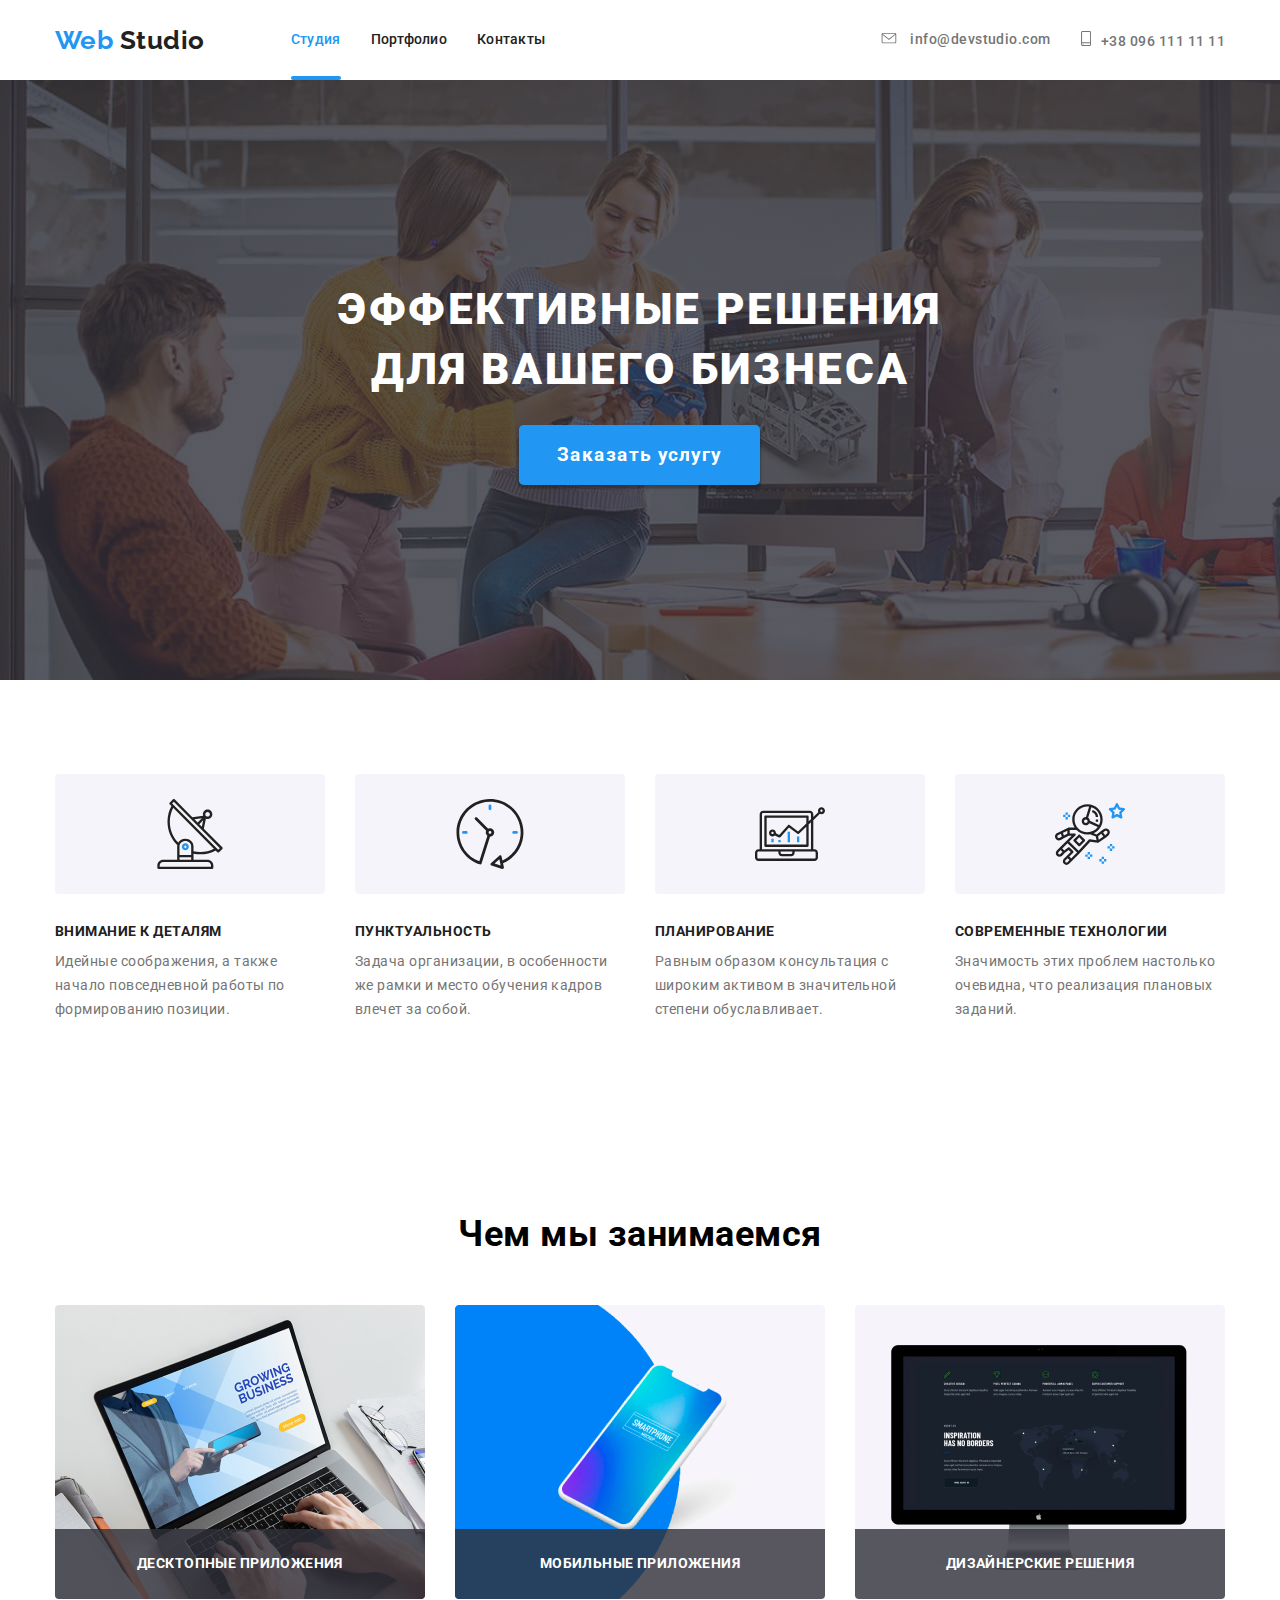
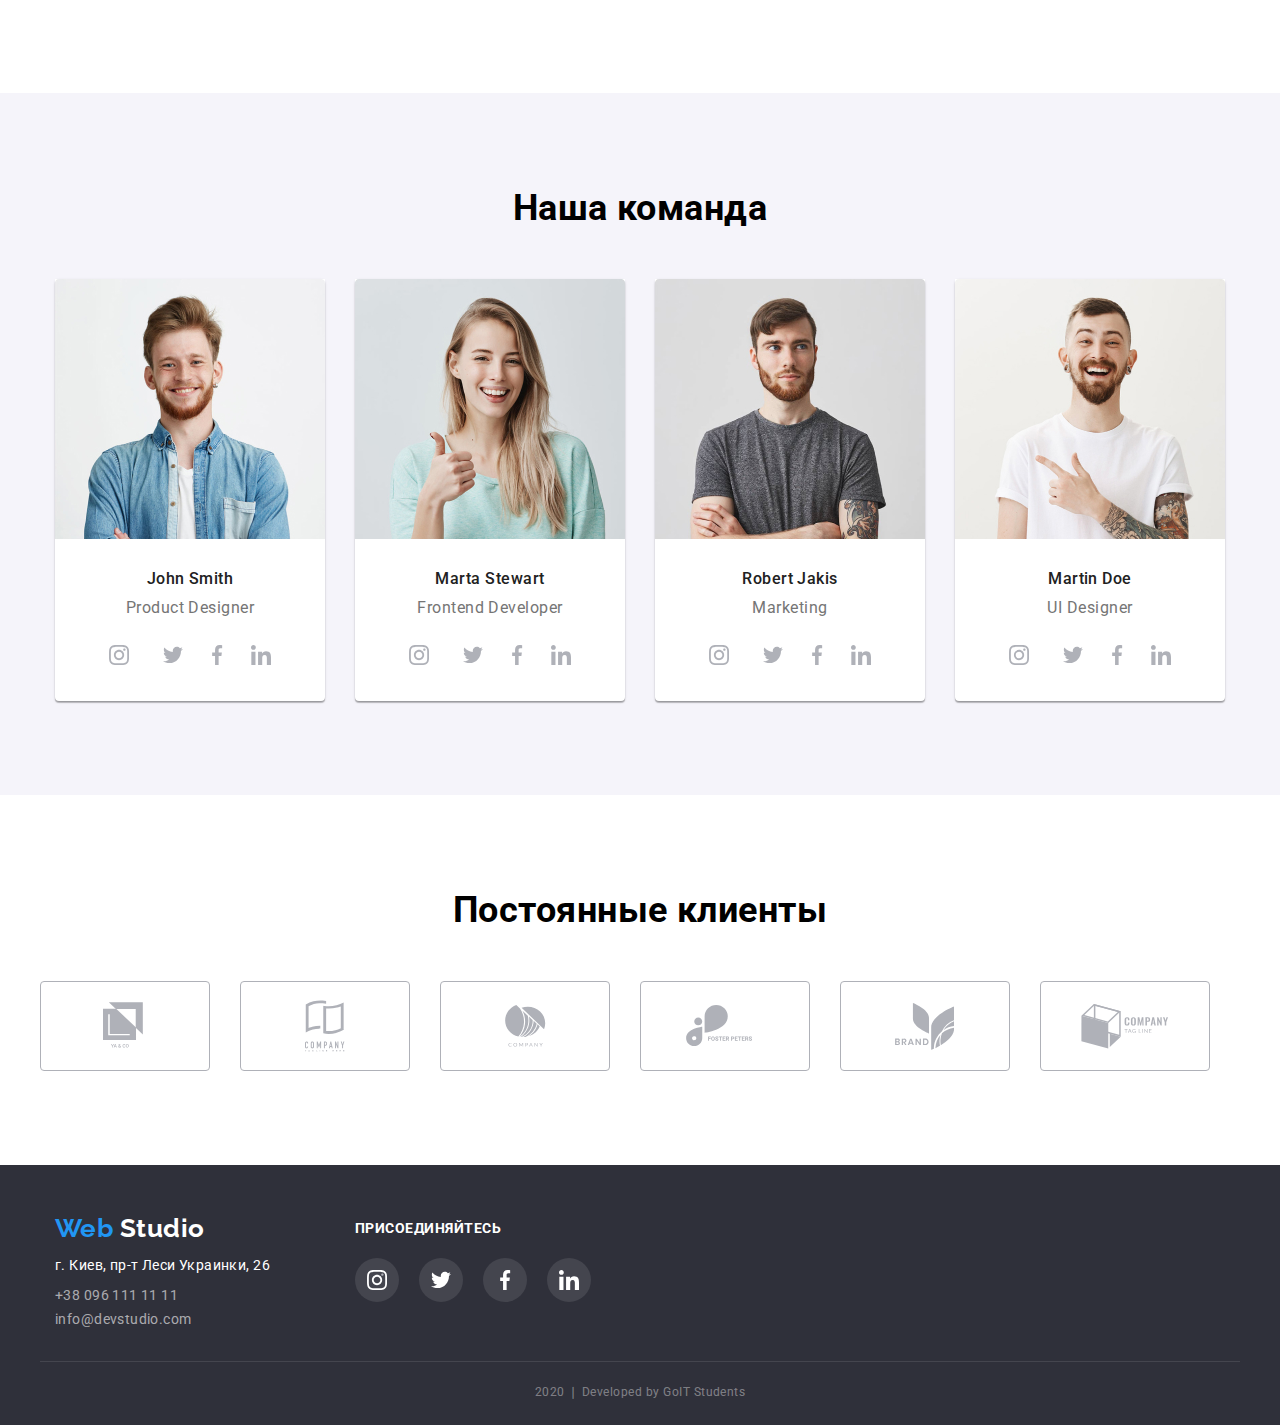
<file: index.html>
<!DOCTYPE html>
<html lang="ru">
<head>
    <meta charset="UTF-8">
    <meta name="viewport" content="width=device-width, initial-scale=1.0">
    <title>Web Studio v.1</title>
    <link rel="stylesheet" href="https://cdnjs.cloudflare.com/ajax/libs/modern-normalize/0.6.0/modern-normalize.min.css">
    <link rel="stylesheet" href="./css/style.css">
    <link href="https://fonts.googleapis.com/css2?family=Raleway:wght@700&family=Roboto:wght@400;500;700;900&display=swap" rel="stylesheet">
</head>
<body>
    <!-- Header-->
    <header class="header">
        <nav class="container main-nav">
                <a href="./index.html" class="logo">
                    <span class="logo-web">Web</span> Studio
                </a>
                <ul class="site-nav list">
                    <li class="item active">
                        <a href="./index.html" class="link current">Студия</a>
                    </li>
                    <li class="item">
                        <a href="./portfolio.html" class="link">Портфолио</a>
                    </li>
                    <li class="item">
                        <a href="" class="link">Контакты</a>
                    </li>   
                </ul>
                <ul class="site-adress list">
                    <li class="item">
                       <!-- <img class="img-header" src="./img/envelope.svg" alt="Почта компании"> -->
                        <a href="mailto:info@devstudio.com" class="lint">
                            <svg class="item-mail">
                                <use href="./img/symbol-defs.svg#icon-envelope"></use>
                            </svg> info@devstudio.com
                        </a>
                    </li>
                    <li class="item">
                        <!--<img class="img-header" src="./img/fon.svg" alt="Телефон компании"> -->
                        <a href="tel:+380961111111" class="lint">
                            <svg class="item-fon">
                                <use href="./img/symbol-defs.svg#icon-fon"></use>
                            </svg>+38 096 111 11 11
                        </a>
                    </li>
                </ul>
        </nav>
    </header>
    <!-- Main part-->
    <main>
        <!--Baner -->
        <section class="hero">
            <!--<img src="./img/baner.png" alt="Банер"> -->
            <h1 class="hero-title">Эффективные решения для вашего бизнеса</h1>
            <a href="" class="button primary">Заказать услугу</a>
        </section>
        <!--Features-->
        <section class="invisibel-features">
            <!--Скрытый заголовок.-->
            <div class="container">
                <ul class="list list-point">
                    <li class="point">
                        <div href="" class="instrument">
                            <div class="img-card">
                                <!--<img class="img-point" src="./img/antenna.svg" alt="antenna" width="70" height="120" > -->
                                <svg class="img-point">
                                    <use href="./img/symbol-defs.svg#icon-antenna"></use>
                                </svg>
                            </div>
                            <h3 class="featur-f">Внимание к деталям</h3>
                            <p class="featur-f">Идейные соображения, а также начало повседневной работы по формированию позиции.</p>
                        </div>
                    </li>
                    <li class="point">
                        <div href="" class="instrument">
                            <div class="img-card">
                                <!-- <img class="img-point" src="./img/clock.svg" alt="clock"width="70" height="120" > -->
                                <svg class="img-point">
                                    <use href="./img/symbol-defs.svg#icon-clock"></use>
                                </svg>    
                            </div>
                            <h3 class="featur-f">Пунктуальность</h3>
                            <p class="featur-f">Задача организации, в особенности же рамки и место обучения кадров влечет за собой.</p>
                        </div>
                    </li>
                    <li class="point">
                        <div href="" class="instrument">
                            <div class="img-card">
                                <!-- <img  class="img-point" src="./img/diagram.svg" alt="diagram" width="70" height="120" > -->
                                <svg class="img-point">
                                    <use href="./img/symbol-defs.svg#icon-diagram"></use>
                                </svg>
                            </div>
                            <h3 class="featur-f">Планирование</h3>
                            <p class="featur-f">Равным образом консультация с широким активом в значительной степени обуславливает.</p>
                        </div>
                    </li>
                    <li class="point">
                        <div href="" class="instrument">
                            <div class="img-card">
                                <!-- <img class="img-point" src="./img/astronaut.svg" alt="astronaut" width="70" height="120" > -->
                                <svg class="img-point">
                                    <use href="./img/symbol-defs.svg#icon-astronaut"></use>
                                </svg>
                            </div>
                            <h3 class="featur-f">Современные технологии</h3>
                            <p class="featur-f">Значимость этих проблем настолько очевидна, что реализация плановых заданий.</p>
                        </div>
                    </li>
                </ul>
            </div>
        </section>
        <!--Tasks-->
        <section class="feature">
            <div class="container">
               <h2 class="task">Чем мы занимаемся</h2>
                    <ul class="list features">
                        <li class="picture">
                            <img src="./img/box_1.jpg" width="370" height="294" alt="box_1">
                            <h3 class="adds">Десктопные приложения</h3>
                        </li>
                        <li class="picture">
                            <img src="./img/box_2.jpg" width="370" height="294" alt="box_2">
                            <h3 class="adds">Мобильные приложения</h3>
                        </li>
                        <li class="picture">
                            <img src="./img/box_3.jpg" width="370" height="294" alt="box_3">
                            <h3 class="adds">Дизайнерские решения</h3>
                        </li>
                    </ul>
            </div>
        </section>
        <!--Team-->
        <section class="team">
            <div class="container">   
                <h2 class="task">Наша команда</h2>
                <ul class="list comando">
                    <li class="social-item">
                        <img class="photo" src="./img/john.jpg" alt="john smith" width="270" height="260" />
                        <h3 class="name">John Smith</h3>
                        <p class="profi">Product Designer</p>
                        <ul class="social">
                            <li class="gatjet">
                                <a class="label" href="" aria-label="Ссылка на Instagram">
                                    <!-- <img src="./img/instagram.svg" alt="instagram"> -->
                                    <svg class="icon">
                                        <use href="./img/symbol-defs.svg#icon-instagram"></use>
                                    </svg>
                                </a>
                            </li>
                            <li>
                                <a class="label" href="" aria-label="Ссылка на Twitter">
                                    <!-- <img src="./img/twitter.svg" alt="twitter"> -->
                                    <svg class="icon">
                                        <use href="./img/symbol-defs.svg#icon-twitter"></use>
                                    </svg>
                                </a>
                            </li>
                            <li>
                                <a class="label" href="" aria-label="Ссылка на Facebook">
                                   <!-- <img src="./img/facebook.svg" alt="facebook">-->
                                    <svg class="icon">
                                        <use href="./img/symbol-defs.svg#icon-facebook"></use>
                                    </svg>
                                </a>
                            </li>
                            <li>
                                <a class="label" href="" aria-label="Ссылка на LinkedIn">
                                    <!--<img src="./img/linkedin.svg" alt="linkedin"> -->
                                    <svg class="icon">
                                        <use href="./img/symbol-defs.svg#icon-linkedin"></use>
                                    </svg>
                                </a>
                            </li>
                        </ul>
                    </li>               
                    <li class="social-item">
                        <img class="photo" src="./img/marta.jpg" alt="marta stewart" width="270" height="260" />
                        <h3 class="name">Marta Stewart</h3>
                        <p class="profi">Frontend Developer</p>
                        <ul class="social">
                            <li class="gatjet">
                                <a class="label" href="" aria-label="Ссылка на Instagram">
                                    <!-- <img src="./img/instagram.svg" alt="instagram"> -->
                                    <svg class="icon">
                                        <use href="./img/symbol-defs.svg#icon-instagram"></use>
                                    </svg>
                                </a>
                            </li>
                            <li>
                                <a class="label" href="" aria-label="Ссылка на Twitter">
                                    <!-- <img src="./img/twitter.svg" alt="twitter"> -->
                                    <svg class="icon">
                                        <use href="./img/symbol-defs.svg#icon-twitter"></use>
                                    </svg>
                                </a>
                            </li>
                            <li>
                                <a class="label" href="" aria-label="Ссылка на Facebook">
                                   <!-- <img src="./img/facebook.svg" alt="facebook">-->
                                    <svg class="icon">
                                        <use href="./img/symbol-defs.svg#icon-facebook"></use>
                                    </svg>
                                </a>
                            </li>
                            <li>
                                <a class="label" href="" aria-label="Ссылка на LinkedIn">
                                    <!--<img src="./img/linkedin.svg" alt="linkedin"> -->
                                    <svg class="icon">
                                        <use href="./img/symbol-defs.svg#icon-linkedin"></use>
                                    </svg>
                                </a>
                            </li>
                        </ul>
                    </li>
                    <li class="social-item">
                        <img class="photo" src="./img/robert.jpg" alt="robert jakis" width="270" height="260" />
                        <h3 class="name">Robert Jakis</h3>
                        <p class="profi">Marketing</p>
                        <ul class="social">
                            <li class="gatjet">
                                <a class="label" href="" aria-label="Ссылка на Instagram">
                                    <!-- <img src="./img/instagram.svg" alt="instagram"> -->
                                    <svg class="icon">
                                        <use href="./img/symbol-defs.svg#icon-instagram"></use>
                                    </svg>
                                </a>
                            </li>
                            <li>
                                <a class="label" href="" aria-label="Ссылка на Twitter">
                                    <!-- <img src="./img/twitter.svg" alt="twitter"> -->
                                    <svg class="icon">
                                        <use href="./img/symbol-defs.svg#icon-twitter"></use>
                                    </svg>
                                </a>
                            </li>
                            <li>
                                <a class="label" href="" aria-label="Ссылка на Facebook">
                                   <!-- <img src="./img/facebook.svg" alt="facebook">-->
                                    <svg class="icon">
                                        <use href="./img/symbol-defs.svg#icon-facebook"></use>
                                    </svg>
                                </a>
                            </li>
                            <li>
                                <a class="label" href="" aria-label="Ссылка на LinkedIn">
                                    <!--<img src="./img/linkedin.svg" alt="linkedin"> -->
                                    <svg class="icon">
                                        <use href="./img/symbol-defs.svg#icon-linkedin"></use>
                                    </svg>
                                </a>
                            </li>
                        </ul>
                    </li>            
                    <li class="social-item">
                        <img class="photo" src="./img/martin.jpg" alt="martin doe" width="270" height="260" />
                        <h3 class="name">Martin Doe</h3>
                        <p class="profi">UI Designer</p>
                        <ul class="social">
                            <li class="gatjet">
                                <a class="label" href="" aria-label="Ссылка на Instagram">
                                    <!-- <img src="./img/instagram.svg" alt="instagram"> -->
                                    <svg class="icon">
                                        <use href="./img/symbol-defs.svg#icon-instagram"></use>
                                    </svg>
                                </a>
                            </li>
                            <li>
                                <a class="label" href="" aria-label="Ссылка на Twitter">
                                    <!-- <img src="./img/twitter.svg" alt="twitter"> -->
                                    <svg class="icon">
                                        <use href="./img/symbol-defs.svg#icon-twitter"></use>
                                    </svg>
                                </a>
                            </li>
                            <li>
                                <a class="label" href="" aria-label="Ссылка на Facebook">
                                   <!-- <img src="./img/facebook.svg" alt="facebook">-->
                                    <svg class="icon">
                                        <use href="./img/symbol-defs.svg#icon-facebook"></use>
                                    </svg>
                                </a>
                            </li>
                            <li>
                                <a class="label" href="" aria-label="Ссылка на LinkedIn">
                                    <!--<img src="./img/linkedin.svg" alt="linkedin"> -->
                                    <svg class="icon">
                                        <use href="./img/symbol-defs.svg#icon-linkedin"></use>
                                    </svg>
                                </a>
                            </li>
                        </ul>
                    </li>
                </ul>
            </div>
        </section>
        <!--Clients-->
        <section class="client">
            <div class="container">
            <h2 class="task">Постоянные клиенты</h2>
            <ul class="list-client">
                <li class="pic">
                    <a href="" class="company">
                        <!-- <img src="./img/logo_1.svg" alt="logo_1"> -->
                        <svg class="plant logo_1" width="44" height="49">
                            <use href="./img/symbol-defs.svg#icon-logo_1"></use>
                        </svg>
                    </a>
                 </li>
                <li class="pic">
                    <a href="" class="company">
                        <!-- <img src="./img/logo_2.svg" alt="logo_2"> -->
                        <svg class="plant logo_2" width="40" height="52">
                            <use href="./img/symbol-defs.svg#icon-logo_2"></use>
                        </svg>
                    </a>
                </li>
                <li class="pic">
                    <a href="" class="company">
                        <!-- <img src="./img/logo_3.svg" alt="logo_3">-->
                        <svg class="plant logo_3" width="41" height="42">
                            <use href="./img/symbol-defs.svg#icon-logo_3"></use>
                        </svg>
                    </a>
                </li>
                <li class="pic">
                    <a href="" class="company">
                        <!-- <img src="./img/logo_4.svg" alt="logo_4"> -->
                        <svg class="plant logo_4" width="79" height="42">
                            <use href="./img/symbol-defs.svg#icon-logo_4"></use>
                        </svg>
                    </a>
                </li>
                <li class="pic">
                    <a href="" class="company">
                        <!-- <img src="./img/logo_5.svg" alt="logo_5">-->
                        <svg class="plant logo_5" width="59" height="47">
                            <use href="./img/symbol-defs.svg#icon-logo_5"></use>
                        </svg>
                    </a>
                </li>
                <li class="pic">
                    <a href="" class="company">
                        <!-- <img src="./img/logo_6.svg" alt="logo_6"> -->
                        <svg class="plant logo_6" width="88" height="45">
                            <use href="./img/symbol-defs.svg#icon-logo_6"></use>
                        </svg>
                    </a>
                </li>
            </ul>
        </div>
        </section>
    </main>
    <!-- Footer-->
    <footer class="footer-f">
        <div class="container">
            <div class="page-footer">
                <div class="footer-lg">
                    <a href="" class="logo-f">
                        <span class="logo-web">Web</span> Studio
                    </a>
                    <address class="adress-studio">
                        <p class="place"> г. Киев, пр-т Леси Украинки, 26</p>
                        <ul class="general adress-list">
                            <li>
                                <a href="tel:+380961111111" class="footer-mails">
                                    +38 096 111 11 11
                                </a>
                            </li>
                            <li>
                                <a href="mailto:info@devstudio.com" class="footer-mails">
                                  info@devstudio.com
                                </a>
                            </li>
                        </ul>
                    </address>
                </div>
                <section class="footer-s">
                    <h3 class="footer-h">Присоединяйтесь</h3>
                    <ul class="footer-social">
                        <li class="aria-footer">
                            <a class="label-footer" href="" aria-label="Ссылка на Instagram">
                                <!-- <img src="./img/instagram.svg" alt="instagram"> -->
                                <svg class="icon">
                                    <use href="./img/symbol-defs.svg#icon-instagram"></use>
                                </svg>
                            </a>
                        </li>
                        <li class="aria-footer">
                            <a class="label-footer" href="" aria-label="Ссылка на Twitter">
                                <!-- <img src="./img/twitter.svg" alt="twitter"> -->
                                <svg class="icon">
                                    <use href="./img/symbol-defs.svg#icon-twitter"></use>
                                </svg>
                            </a>
                        </li>
                        <li class="aria-footer">
                            <a class="label-footer" href="" aria-label="Ссылка на Facebook">
                                <!-- <img src="./img/facebook.svg" alt="facebook">-->
                                 <svg class="icon">
                                     <use href="./img/symbol-defs.svg#icon-facebook"></use>
                                 </svg>
                             </a>
                        </li>
                        <li class="aria-footer">
                            <a class="label-footer" href="" aria-label="Ссылка на LinkedIn">
                                <!--<img src="./img/linkedin.svg" alt="linkedin"> -->
                                <svg class="icon">
                                    <use href="./img/symbol-defs.svg#icon-linkedin"></use>
                                </svg>
                            </a>
                        </li>
                    </ul>
                </section>
            </div>
        </div>
            <p class="developer">2020 &#10072; Developed by GoIT Students</p>
    </footer>
</body>
</html>
</file>
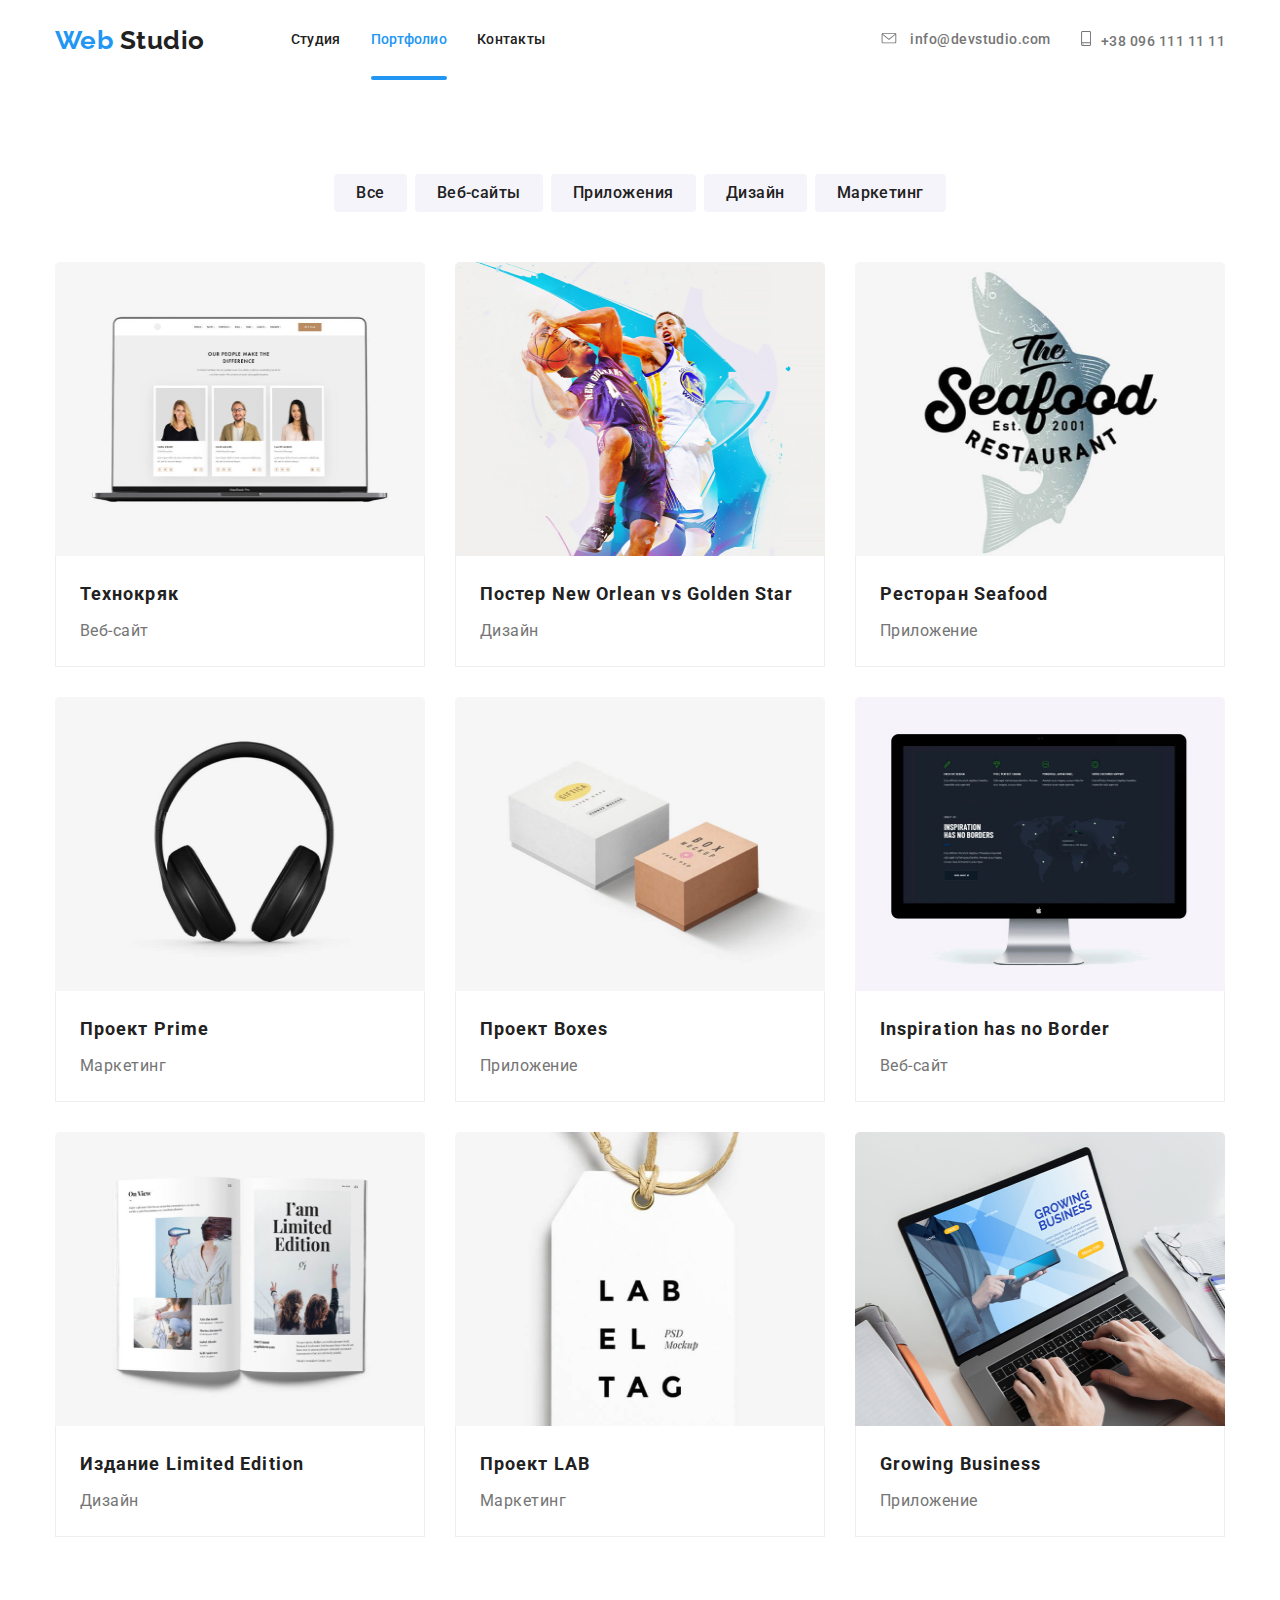
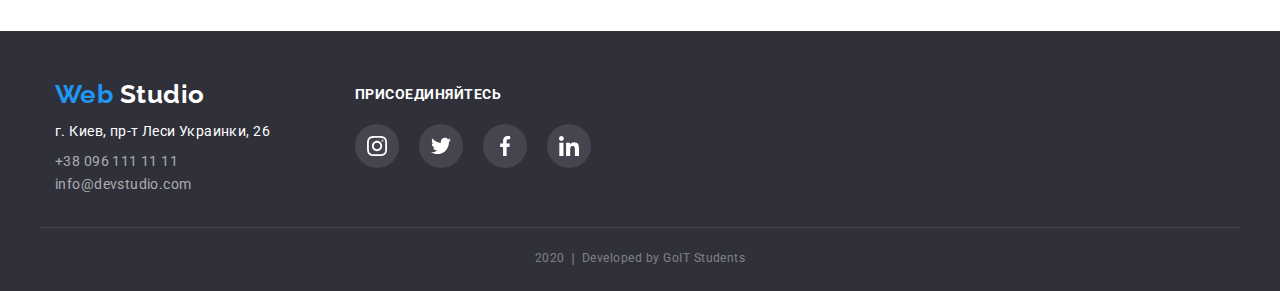
<file: portfolio.html>
<!DOCTYPE html>
<html lang="ru">
<head>
    <meta charset="UTF-8">
    <meta name="viewport" content="width=device-width, initial-scale=1.0">
    <title>Portfolio</title>
    <link rel="stylesheet" href="https://cdnjs.cloudflare.com/ajax/libs/modern-normalize/0.6.0/modern-normalize.min.css">
    <link rel="stylesheet" href="./css/style.css">
    <link href="https://fonts.googleapis.com/css2?family=Raleway:wght@700&family=Roboto:wght@400;500;700;900&display=swap" rel="stylesheet">
</head>
<body>
    <!-- Header-->
    <header class="header">
        <nav class="container main-nav">
                <a href="./index.html" class="logo">
                    <span class="logo-web">Web</span> Studio
                </a>
                <ul class="site-nav list">
                    <li class="item ">
                        <a href="./index.html" class="link">Студия</a>
                    </li>
                    <li class="item active">
                        <a href="./portfolio.html" class="link current">Портфолио</a>
                    </li>
                    <li class="item">
                        <a href="" class="link">Контакты</a>
                    </li>   
                </ul>
                <ul class="site-adress list">
                    <li class="item">
                       <!-- <img class="img-header" src="./img/envelope.svg" alt="Почта компании"> -->
                        <a href="mailto:info@devstudio.com" class="lint">
                            <svg class="item-mail">
                                <use href="./img/symbol-defs.svg#icon-envelope"></use>
                            </svg> info@devstudio.com
                        </a>
                    </li>
                    <li class="item">
                        <!--<img class="img-header" src="./img/fon.svg" alt="Телефон компании"> -->
                        <a href="tel:+380961111111" class="lint">
                            <svg class="item-fon">
                                <use href="./img/symbol-defs.svg#icon-fon"></use>
                            </svg>+38 096 111 11 11
                        </a>
                    </li>
                </ul>
        </nav>
    </header>
    <!-- Main part-->
    <main>
        <section class="filter"> <!-- Filters-->
            <div class="container">
                <!--<h1>Фильтры</h1> Скрытый заголовок.Уберется при оформлении CSS-->
                <ul class="button list-bt">
                    <li class="button-b">
                        <button type="button" class="button-secondary">Все</button>
                    </li>
                    <li class="button-b">
                        <button type="button" class="button-secondary">Веб-сайты</button>
                    </li>
                    <li class="button-b">
                        <button type="button" class="button-secondary">Приложения</button>
                    </li>
                    <li class="button-b">
                        <button type="button" class="button-secondary">Дизайн</button>
                    </li>
                    <li class="button-b">
                        <button type="button" class="button-secondary">Маркетинг</button>
                    </li>
                </ul>
                <ul class="galery list-bt">
                    <li class="card">
                        <a class="card-foto" href="">
                            <div class="card-thumb">
                                <img src="./img/img_1.jpg" alt="project_1" width="370" height="294">
                                <div class="overlay">
                                        <p class="overlay-text">
                                            Технокряк это современная площадка распространения
                                            коронавируса. Компании используют эту платформу для
                                            цифрового шпионажа и атак на защищённые сервера конкурентов.
                                        </p>
                                </div>
                            </div>
                            <div class="galery-card">
                                <h3 class="list-info">Технокряк</h3>
                                <p class="list-top">Веб-сайт</p>
                            </div>               
                        </a>
                    </li>   
                    <li class="card">
                        <a class="card-foto" href="">
                            <div class="card-thumb">
                                <img src="./img/img_2.jpg" alt="project_2" width="370" height="294">  
                                <div class="overlay">
                                    <p class="overlay-text">
                                        Технокряк это современная площадка распространения
                                        коронавируса. Компании используют эту платформу для
                                        цифрового шпионажа и атак на защищённые сервера конкурентов.
                                    </p>
                                </div>    
                            </div>
                            <div class="galery-card">
                                <h3 class="list-info">Постер New Orlean vs Golden Star</h3>
                                <p class="list-top">Дизайн</p>
                            </div>
                        </a>
                    </li>
                    <li class="card">
                        <a class="card-foto" href="">
                            <div class="card-thumb">
                                <img src="./img/img_3.jpg" alt="project_3" width="370" height="294">  
                                <div class="overlay">
                                    <p class="overlay-text">
                                        Технокряк это современная площадка распространения
                                        коронавируса. Компании используют эту платформу для
                                        цифрового шпионажа и атак на защищённые сервера конкурентов.
                                    </p>
                                </div>
                            </div>     
                            <div class="galery-card">
                                <h3 class="list-info">Ресторан Seafood</h3>
                                <p class="list-top">Приложение</p>
                            </div>
                        </a>
                    </li>
                    <li class="card">
                        <a class="card-foto" href="">
                            <div class="card-thumb">
                                <img src="./img/img_4.jpg" alt="project_4" width="370" height="294">  
                                <div class="overlay">
                                    <p class="overlay-text">
                                        Технокряк это современная площадка распространения
                                        коронавируса. Компании используют эту платформу для
                                        цифрового шпионажа и атак на защищённые сервера конкурентов.
                                    </p>
                                </div>
                            </div>   
                            <div class="galery-card">
                                <h3 class="list-info">Проект Prime</h3>
                                <p class="list-top">Маркетинг</p>
                            </div>  
                        </a>
                    </li>
                    <li class="card">
                        <a class="card-foto" href="">
                            <div class="card-thumb">
                            <img src="./img/img_5.jpg" alt="project_5" width="370" height="294">  
                                <div class="overlay">
                                    <p class="overlay-text">
                                        Технокряк это современная площадка распространения
                                        коронавируса. Компании используют эту платформу для
                                        цифрового шпионажа и атак на защищённые сервера конкурентов.
                                    </p>
                                </div>
                            </div>    
                            <div class="galery-card">
                                <h3 class="list-info">Проект Boxes</h3>
                                <p class="list-top">Приложение</p>
                            </div>
                        </a>
                    </li>
                    <li class="card">
                        <a class="card-foto" href="">
                            <div class="card-thumb">
                            <img src="./img/img_6.jpg" alt="project_6" width="370" height="294">  
                                <div class="overlay">
                                    <p class="overlay-text">
                                        Технокряк это современная площадка распространения
                                        коронавируса. Компании используют эту платформу для
                                        цифрового шпионажа и атак на защищённые сервера конкурентов.
                                    </p>
                                </div>
                            </div>    
                            <div class="galery-card">
                                <h3 class="list-info">Inspiration has no Border</h3>
                                <p class="list-top">Веб-сайт</p>
                            </div>
                        </a>   
                    </li>
                    <li class="card">
                        <a class="card-foto" href="">
                            <div class="card-thumb">
                            <img src="./img/img_7.jpg" alt="project_7" width="370" height="294">  
                                <div class="overlay">
                                    <p class="overlay-text">
                                        Технокряк это современная площадка распространения
                                        коронавируса. Компании используют эту платформу для
                                        цифрового шпионажа и атак на защищённые сервера конкурентов.
                                    </p>
                                </div>
                            </div>        
                            <div class="galery-card">
                                <h3 class="list-info">Издание Limited Edition</h3>
                                <p class="list-top">Дизайн</p>
                            </div>
                        </a>
                    </li>
                    <li class="card">
                        <a class="card-foto" href="">
                            <div class="card-thumb">
                            <img src="./img/img_8.jpg" alt="project_8" width="370" height="294">  
                                <div class="overlay">
                                    <p class="overlay-text">
                                        Технокряк это современная площадка распространения
                                        коронавируса. Компании используют эту платформу для
                                        цифрового шпионажа и атак на защищённые сервера конкурентов.
                                    </p>
                                </div>
                            </div>    
                            <div class="galery-card">
                                <h3 class="list-info">Проект LAB</h3>
                                <p class="list-top">Маркетинг</p>
                            </div>
                        </a>
                    </li>
                    <li class="card">
                        <a class="card-foto" href="">
                            <div class="card-thumb">
                            <img src="./img/img_9.jpg" alt="project_9" width="370" height="294">  
                                <div class="overlay">
                                    <p class="overlay-text">
                                        Технокряк это современная площадка распространения
                                        коронавируса. Компании используют эту платформу для
                                        цифрового шпионажа и атак на защищённые сервера конкурентов.
                                    </p>
                                </div>
                             </div>   
                            <div class="galery-card">
                                <h3 class="list-info">Growing Business</h3>
                                <p class="list-top">Приложение</p>
                            </div>
                        </a>
                    </li>
                </ul>
            </div>
        </section>
    </main>
    <!-- Footer-->
    <footer class="footer-f">
        <div class="container">
            <div class="page-footer">
                <div class="footer-lg">
                    <a href="" class="logo-f">
                        <span class="logo-web">Web</span> Studio
                    </a>
                    <address class="adress-studio">
                        <p class="place"> г. Киев, пр-т Леси Украинки, 26</p>
                        <ul class="general adress-list">
                            <li>
                                <a href="tel:+380961111111" class="footer-mails">
                                    +38 096 111 11 11
                                </a>
                            </li>
                            <li>
                                <a href="mailto:info@devstudio.com" class="footer-mails">
                                  info@devstudio.com
                                </a>
                            </li>
                        </ul>
                    </address>
                </div>
                <section class="footer-s">
                    <h3 class="footer-h">Присоединяйтесь</h3>
                    <ul class="footer-social">
                        <li class="aria-footer">
                            <a class="label-footer" href="" aria-label="Ссылка на Instagram">
                                <!-- <img src="./img/instagram.svg" alt="instagram"> -->
                                <svg class="icon">
                                    <use href="./img/symbol-defs.svg#icon-instagram"></use>
                                </svg>
                            </a>
                        </li>
                        <li class="aria-footer">
                            <a class="label-footer" href="" aria-label="Ссылка на Twitter">
                                <!-- <img src="./img/twitter.svg" alt="twitter"> -->
                                <svg class="icon">
                                    <use href="./img/symbol-defs.svg#icon-twitter"></use>
                                </svg>
                            </a>
                        </li>
                        <li class="aria-footer">
                            <a class="label-footer" href="" aria-label="Ссылка на Facebook">
                                <!-- <img src="./img/facebook.svg" alt="facebook">-->
                                 <svg class="icon">
                                     <use href="./img/symbol-defs.svg#icon-facebook"></use>
                                 </svg>
                             </a>
                        </li>
                        <li class="aria-footer">
                            <a class="label-footer" href="" aria-label="Ссылка на LinkedIn">
                                <!--<img src="./img/linkedin.svg" alt="linkedin"> -->
                                <svg class="icon">
                                    <use href="./img/symbol-defs.svg#icon-linkedin"></use>
                                </svg>
                            </a>
                        </li>
                    </ul>
                </section>
            </div>
        </div>
            <p class="developer">2020 &#10072; Developed by GoIT Students</p>
    </footer>

</body>
</html>
</file>
<file: css/style.css>
/* белый фон background: #FFFFFF; */
/* акцент голубой переход при нажатии color: #2196F3; */
/* текст черный color: #212121; */
/* почта,телефон,должности,текст под антеной  color: #757575; */
/* фон Наша команда  background: #F5F4FA; */
/* фон футера background: #2F303A; */
/* футер адрес  rgba(255, 255, 255, 0.6) */
/* фон #E5E5E5; */

/* шрифты
Raleway  bold - 700
Roboto normal- 400, 500,bold - 700,900
 */
html{
    box-sizing: border-box;
}
*,
*::before,
*::after {
    box-sizing: inherit;
}

:root {
    --primary-text-color: #212121;
    --title-text-color: #757575;
    --accent-text-color: #2196F3;
    --primary-white-color: #ffffff;
    --second-grey-color: #F5F4FA;
    --footer-color: #2F303A;
    --features-color: #E5E5E5;
    --clients-color: #AFB1B8;
}
body, button {
    background-color: var (--primary-white-color);
   
    font-family: 'Roboto', sans-serif;
    letter-spacing: 0.03em;
}
/* убрали точки у ссылок */
.list a {
    text-decoration: none;
}

.social {
    list-style: none;
}

/* Лого Веб Студия */
.logo-web {
    color: var(--accent-text-color);
  }
.logo {
    color: var(--primary-text-color);
    text-decoration: none;
    font-family: Raleway;
    font-weight: 700;
    font-size: 26px;
    line-height: 0.03;
  }

.container {
    margin: 0 auto;
    width: 1200px;
    padding-left: 15px;
    padding-right: 15px;
    /* outline: 2px solid tomato; */
}  

/* Main nav */

.main-nav {
    display: flex;
    align-items: center;
  }
  /* Site nav */
.site-nav.list {
    display: flex;
    margin-left: 86px;
  }
.site-nav {
    margin: 0;
    padding: 0;
}
  .site-nav .item:not(:last-child) {
    margin-right: 50px;
}
  /* Навигация и телефон */
/* .site-nav*/
.link { 
    padding-top: 32px;
    padding-bottom: 32px;
    position: relative;
    color: var(--primary-text-color);
    font-style: normal;
    font-weight: 500;
    font-size: 14px;
    line-height: 1.14;
    letter-spacing: 0.02em;
    transition: color 250ms cubic-bezier(0.4, 0, 0.2, 1);
}

.current::after {
    content: '';
    position: absolute;
    left: 0;
    bottom: 0;
    width: 100%;
    height: 4px;
    background-color: var(--accent-text-color);
    border-radius: 2px;
}
.link:hover,
.link:focus {
    color: var(--accent-text-color);
   }
.link.current {
    color: var(--accent-text-color);
}

 /* Адрес и телефон */
 .site-adress {
    display: flex;
    margin-left: auto;
    padding: 0;
    margin-top: 0px;
    margin-bottom: 0px;

  }
.list .item:not(:last-child) {
        margin-right: 30px;
}

 .site-adress .lint {
    color: var(--title-text-color);
    font-weight: 500;
    font-size: 14px;
    line-height: 1.14;
    transition: transform 250ms cubic-bezier(0.4, 0, 0.2, 1);
 
    /* list-style: none; */
 }
 .site-adress .lint:hover,
 .site-adress .lint:focus {
  color: var(--title-text-color);
  transform: scale(1.2);
}
 img {
    display: block;
}
 .item {
    display: flex;
    align-items: center;
    position: relative;
} 
.item-mail {
    margin-right: 10px;
    width: 16px;
    height: 11px;
    cursor: pointer;
    fill: var(--title-text-color);
}
.item-fon {
    margin-right: 10px;
    width: 10px;
    height: 15px;
    cursor: pointer;
    fill: var(--title-text-color);
}
.site-adress .lint:hover,
 .site-adress .lint:focus{
     color: var(--accent-text-color);
 }
 .site-adress .lint:hover >.item-mail,
 .site-adress .lint:focus >.item-mail,
 .site-adress .lint:hover >.item-fon,
 .site-adress .lint:focus >.item-fon{
    fill: var(--accent-text-color);
 }

 
/* Hero */

.hero {
    display: flex;
    flex-direction: column;
    align-items: center;
    justify-content: center;

    background-image: linear-gradient(
        to right,
        rgba(47, 48, 58, 0.8),
        rgba(47, 48, 58, 0.8)
      ),
      url(../img/header.jpg);
    /* background-color: rgb(70, 70, 70); */
    max-width: 1600px; 
    height: 600px;
}
 /* Банер */ 
.hero-title {
    color: var(--primary-white-color);

    margin-left: auto;
    margin-right: auto;
    margin-top: 0px;
    margin-bottom: 46px;
    width: 646px;
    height: 104px;
    
    font-style: normal;
    font-weight: 900;
    font-size: 44px;
    line-height: 1.36;
    letter-spacing: 0.06em;
    text-align: center;
    text-transform: uppercase;
}

/* Button */
 .button.primary {
    display: inline-block;
    border: 1px;
    border-radius: 4px;
    padding: 10px 32px;
        
    color: var(--accent-text-color);
    background-color: var(--primary-white-color);
    
    font-style: normal;
    font-weight: 700;
    font-size: 16px;
    line-height: 1.88;
    align-items: center;
    text-align: center;
    letter-spacing: 0.06em;
    text-decoration: none;
}
 
/* Фильтры-кнопки впервой странице и портфолио */


.button.list-bt {
    display: flex;
    justify-content: center;
    margin-bottom: 50px;
}
 .list-bt { 
    list-style: none;
    margin: 0px;
    padding: 0px;
}
/* Кнопки В ПОРТФОЛИО */
.button-secondary {
    
    background: var(--second-grey-color);
    padding: 6px 22px;
    border-radius: 4px;
    border: transparent;
    color: var(--primary-text-color);
    
    font-style: normal;
    font-weight: 500;
    font-size: 16px;
    line-height: 1.62;
    text-align: center;
    transition: transform 250ms cubic-bezier(0.4, 0, 0.2, 1);
}

.button.primary:hover,
.button.primary:focus {
     background-color: var(--primary-white-color);
     color: var(--primary-text-color);
}
 .button.primary,
 .button-secondary:hover,
 .button-secondary:focus  {
    background-color: var(--accent-text-color);
    color: var(--primary-white-color);
    box-shadow: 0px 2px 2px rgba(0, 0, 0, 0.12), 0px 1px 2px rgba(0, 0, 0, 0.08), 0px 3px 1px rgba(0, 0, 0, 0.1);
    transform: scale(1.2);
}
 
  /* Features & Tasks */ 

.invisibel-features {
    padding-top: 94px;
    padding-bottom: 94px;
    /* outline: 2px solid tomato; */
    
} 
.list-point {
    display: flex;
    margin: 0px;
    padding: 0px;
}
 
.point:not(:last-child) {
    margin-right: 30px;
    
}
li.point {
     list-style: none; 
}
.list-point .point {
    width: calc((100% - 90px) / 4);
}
li.point .instrument {
   display: inline-block;  
}
.img-card {
    background-color: var(--second-grey-color);
    display: flex;
    justify-content: center;
    width: 270px;
    height: 120px;
    border-radius: 4px;
    padding-top: 25px;
    padding-bottom: 25px;
    padding-left: 100px;
    padding-right: 100px;
}
.img-point {
    width: 70px;
    height: 70px;
}

h3.featur-f {
    margin-top: 30px;
    margin-bottom: 0px;

    color: var(--primary-text-color);
    font-style: normal;
    font-weight: 700;
    font-size: 14px;
    line-height: 1.14;
    text-align: left;
    text-transform: uppercase;
}
p.featur-f {
    margin-top: 10px;
    margin-bottom: 0px;

    color: var(--title-text-color);
    font-weight: 400;
    font-size: 14px;
    text-transform: none;
    text-align: left;
    height: 75px;
    line-height: 1.714;
}

/* чем мы занимаемся */
.feature {
    padding-top: 94px;
    padding-bottom: 94px;
    /* outline: 2px solid tomato;*/
} 
h2.task {
    
    font-weight: 700;
    font-size: 36px;
    line-height: 1.17;
    text-align: center;
    margin-top: 0px;
    margin-bottom: 50px;
}
h3.adds {
    
    color: var(--primary-white-color);
    background: rgba(47, 48, 58, 0.8);
    border-radius: 0px 0px 4px 4px;
    font-weight: 700;
    font-size: 14px;
    line-height: 1.14;
    text-align: center;
    letter-spacing: 0.03em;
    text-transform: uppercase;
   
    position: absolute;
    width: 100%;
    height: 70px;
    bottom: 0;
    margin: 0;
    padding: 27px;

}

h3 {
    margin-top: 0;
    margin-bottom: 0;
}
.list.features {
    display: flex;
    margin: 0px;
    padding: 0px;
    list-style: none;
 }

.feature li.picture:not(:last-child) {
        margin-right: 30px;
        list-style: none;
}
.feature li.picture {
position: relative;
    margin-right: 30px;
    width: calc((100% - 60px) / 3);
    text-align: center;
}


/* Наша команда */
 .team {
    background-color: var(--second-grey-color);
    /* outline: 2px solid tomato; */
 }
 .team .container {
    padding-top: 94px;
    padding-bottom: 94px;
 }
.photo {
    margin-bottom: 30px;
}

p.profi {
    color: var(--title-text-color);
    font-style: normal;
    font-weight: 400;
    font-size: 16px;
    line-height: 1.19;
    text-align: center;

    margin-bottom: 16px;
    margin-top: 0px;
}
.comando {
    display: flex;
    margin: 0px;
    padding: 0px;
}

.social-item {
    display: block;
    width: calc((100% - 90px) / 4);
    
    padding-bottom: 24px;

    background-color: var(--primary-white-color);
    box-shadow: 0px 2px 1px rgba(0, 0, 0, 0.2),
                0px 1px 1px rgba(0, 0, 0, 0.14),
                0px 1px 3px rgba(0, 0, 0, 0.12);
    border-radius: 4px;

}
.social-item:not(:last-child) {
        margin-right: 30px;
}
.name {
    text-align: center;
    margin-top: 0px;
    margin-bottom: 10px;
    font-weight: 500;
    font-size: 16px;
    line-height: 1.19;
    color: var(--primary-text-color);
}
.comando .gatjet:not(:last-child) {
    margin-right: 10px
}
.social {
    display: flex;
    justify-content: center;
    padding: 0px;
}
.icon {
    width: 20px;
    height: 20px;
    margin-left: auto;
    margin-right: auto;
}
.label {
    display: flex;
    align-items: center;
    width: 44px;
    height: 44px;
    border-radius: 50%;
    /* outline: none; */
    fill: var(--clients-color);
    transition: transform 250ms cubic-bezier(0.4, 0, 0.2, 1);
}

.label:hover,
.label:focus{
    background-color: var(--accent-text-color);
    fill: var(--primary-white-color);
    transform: scale(1.2);
}
/* Наши клиенты */
.client {
    padding-top: 94px;
    padding-bottom: 94px;
    /* outline: 2px solid tomato; */
 }

.list-client {
    display: flex;
    justify-content: center ;
    list-style: none;
    padding: 0px;
    margin: 0px;    
}
.pic {
    width: calc((100% - 150px) / 6);
    margin-right: 30px;
}
.list-client .company:not(:last-child) {
    margin-right: 30px;
}
.plant {
    display: flex;
    align-items: center;
}
.company {
    display: flex;
    align-items: center;
    width: 170px;
    height: 90px;
    border: 1px solid var(--clients-color);
    border-radius: 4px;
    outline: none;
    fill: var(--clients-color);
    transition: transform 250ms cubic-bezier(0.4, 0, 0.2, 1);

}
   
.company:hover, .company:focus {
    fill: var(--accent-text-color);
    border: 1px solid var(--accent-text-color);
    transform: scale(1.2);
}
.logo_1,.logo_2,
.logo_3, .logo_4,
.logo_5, .logo_6 {
    margin-right: auto;
    margin-left: auto;
}


/* Footer */

.footer-f {
    background-color: var(--footer-color);
}
.page-footer {
    display: flex;
}
.logo-web {
    color: var(--accent-text-color);
  }
.footer-lg {
    margin-top: 48px;
} 
.logo-f {
    color: var(--primary-white-color);
    text-decoration: none;
    font-family: Raleway;
    font-weight: 700;
    font-size: 26px;
    line-height: 1.19;
}
.adress-studio {
    font-style: normal;
    margin-right: 69px;
}
  .place {
    color: var(--primary-white-color);
    font-weight: 400;
    font-size: 14px;
    line-height: 1.71;
    letter-spacing: 0.03em;
    text-transform: none;
    width: 231px;
    height: 21px;

    margin-top: 10px;
    margin-bottom: 0px;
}
.footer-mails {
    color: rgba(255, 255, 255, 0.6);
    font-style: normal;
    font-size: 14px;
    line-height: 1.71;
    letter-spacing: 0.03em;
    text-decoration: none;
 }
  .general {
    width: 231px;
    height: 21px;
    margin-top: 9px;
    margin-bottom: 28px;
      
  }
 .adress-list {
    padding: 0px;
    list-style: none;
 }
 .footer-s {
    width: 206px;
    height: 81px;
    margin-top: 56px;
    margin-right: 93px;
 }
.footer-h {
    color: var(--primary-white-color);
    margin-top: 0px;
    margin-bottom: 21px;
    margin-right: 0px;
    font-weight: 700;
    font-size: 14px;
    line-height: 1.14;
    text-transform: uppercase;

}
.footer-social{
    display: flex;
    margin: 0;
    padding: 0;
    list-style: none;
}
.aria-footer:not(:last-child) {
        margin-right: 10px;
}

.label-footer {
    display: flex;
    width: 44px;
    height: 44px;
    justify-content: center;
    align-items: center;
    border-radius: 50%;
    padding: 0;
    margin-right: 10px;
    background-color: rgba(255, 255, 255, 0.1);
    fill: var(--primary-white-color);
    transition: transform 250ms cubic-bezier(0.4, 0, 0.2, 1);
}
.label-footer:hover,
.label-footer:focus{
    background-color: var(--accent-text-color);
    transform: scale(1.2); 
}
.footer-f .container {
    padding-bottom: 28px;
    border-bottom: 1px solid rgba(255, 255, 255, 0.1);
}  
  p.developer {
    color: rgba(255, 255, 255, 0.4);
    font-weight: 400;
    font-size: 12px;
    line-height: 2;
    text-align: center;
    margin-top: 0px;
    margin-bottom: 0px;
    padding-top: 18px;
    padding-bottom: 21px;
  }

/* Portfolio */
.filter {
    padding-top: 94px;
    padding-bottom: 94px;
}
.list-info {
    color: var(--primary-text-color);
    font-style: normal;
    font-weight: 700;
    font-size: 18px;
    line-height: 2;
    letter-spacing: 0.06em;

    width: 322px;
    margin-top: 0px;
    margin-bottom: 0px;
}
.list-top {
    color: var(--title-text-color);
    font-style: normal;
    font-weight: 400;
    font-size: 16px;
    line-height: 1.87;

    width: 322px;
    margin-left: 0px;
    margin-right: 0px;
    margin-top: 4px;
    margin-bottom: 0px;
    
}
/* Объединил Технокряк и Вебсайт
 в один див и добавил рамку без верха*/
.galery-card {
    padding-top: 20px;
    padding-bottom: 20px;
    padding-right: 24px;
    padding-left: 24px;
    border-right-width: 1px;
    border-right-style: solid;
    border-right-color: #eeeeee;
    border-bottom-width: 1px;
    border-bottom-style: solid;
    border-bottom-color: #eeeeee;
    border-left-width: 1px;
    border-left-style: solid;
    border-left-color: #eeeeee;
}
.button-b:not(:last-child) {
    margin-right: 8px;
}
.galery {
    display: flex;
    flex-wrap: wrap;
    padding-left: 0px;
}
.card {
    width: calc((100% - 60px) / 3);
    /*background: var(--primary-white-color);
    border: 1px solid #EEEEEE;
     border-radius: 4px; */
}
.card-foto {
    display: block;
    text-decoration: none;
}
.card:not(:nth-child(3n)) {
    margin-right: 30px;
}
.card:not(:nth-last-child(-n + 3)) {
    margin-bottom: 30px;
}
.card:hover, .card:focus,
.card-foto:hover, .card-foto:focus {
    box-shadow: 1px 4px 6px rgba(0, 0, 0, 0.16),
                0px 4px 4px rgba(0, 0, 0, 0.06),
                0px 1px 1px rgba(0, 0, 0, 0.12);
}

.overlay-text {
    display: inline-block;
    padding: 63px 24px;

    font-style: normal;
    font-weight: 400;
    font-size: 18px;
    line-height: 1.56;
    letter-spacing: 0.03em;

    color: var(--primary-white-color);
}
.overlay {
    position: absolute;
    top: 0;
    left: 0;
    width: 100%;
    height: 100%;
    background-color: rgba(33, 150, 243, 0.9);

    transform: translateY(100%);
    opacity: 1;
    transition: transform 250ms cubic-bezier(0.4, 0, 0.2, 1),
                opacity 250ms cubic-bezier(0.4, 0, 0.2, 1);
}
.card-thumb {
    position: relative;
    overflow: hidden;
  }
.card:hover .overlay,
.card .card-foto:focus .overlay {
  opacity: 1;
  transform: translateY(0);
}
</file>
